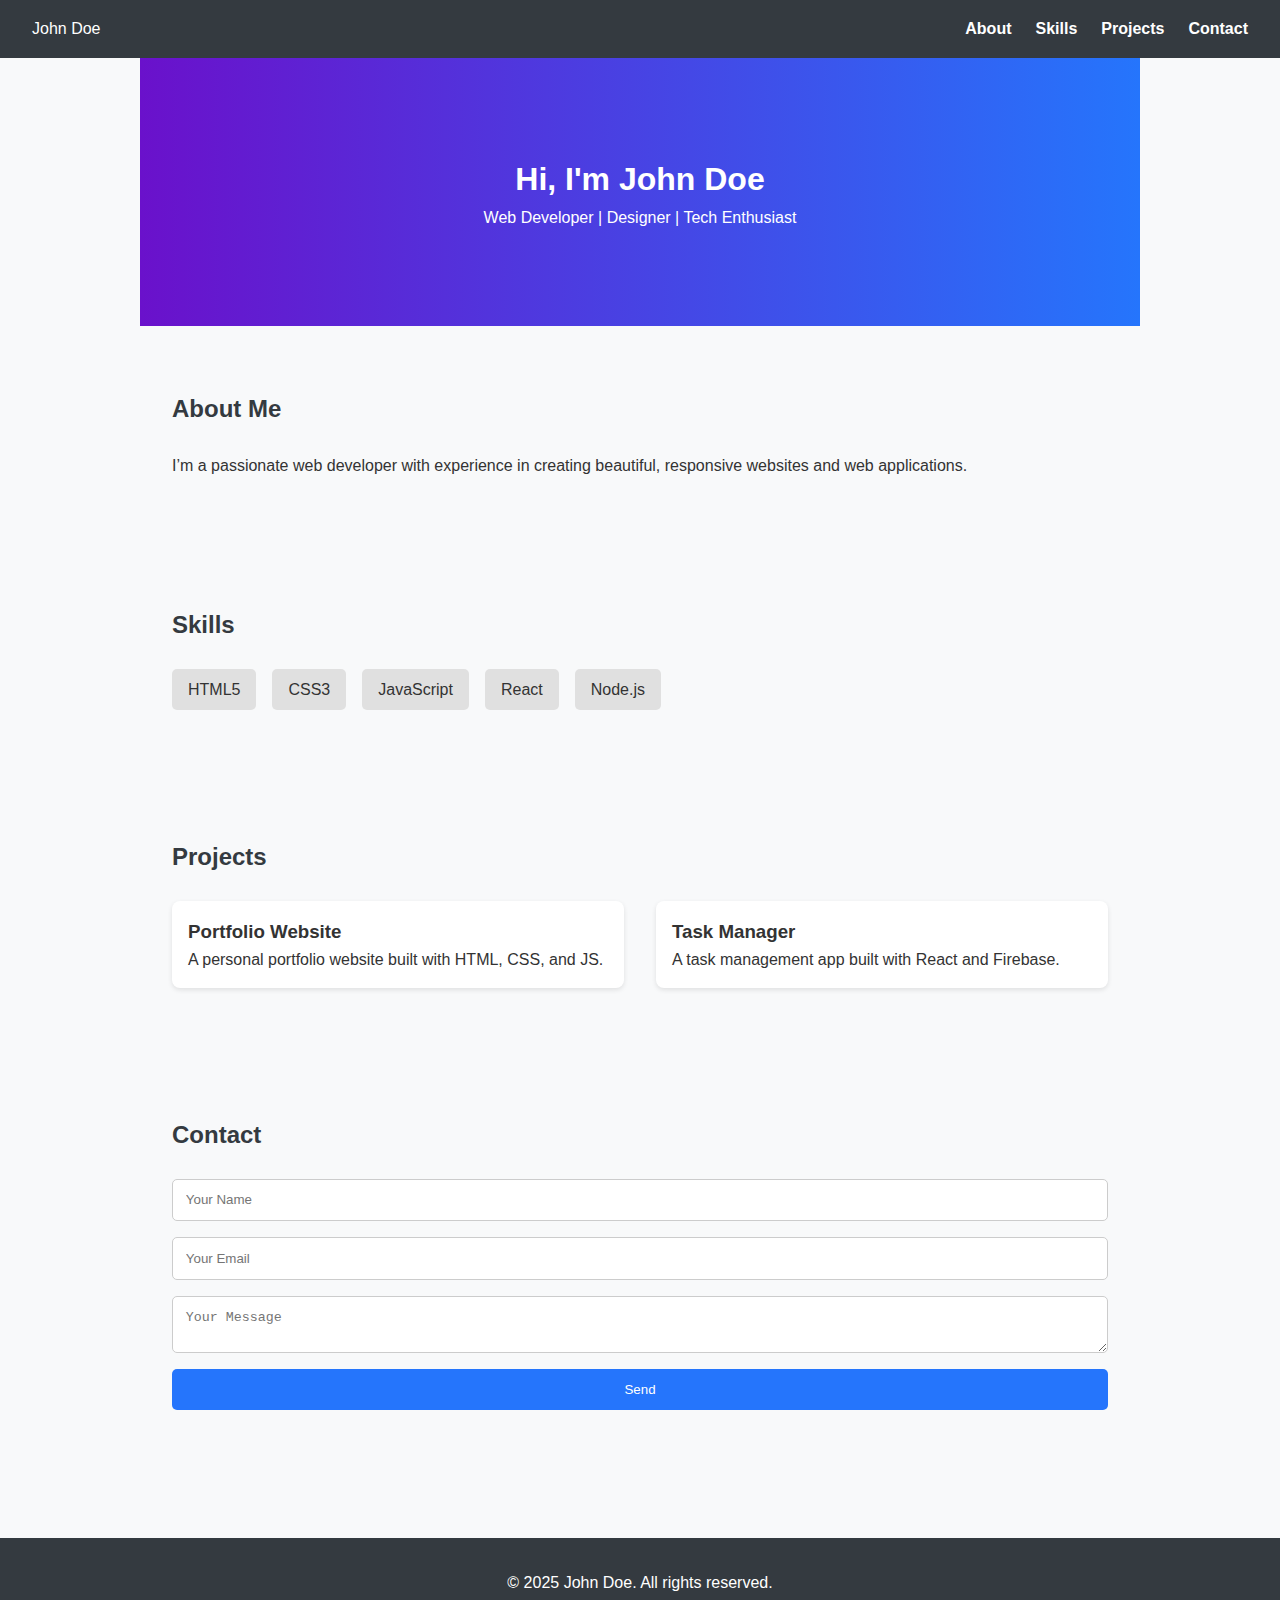
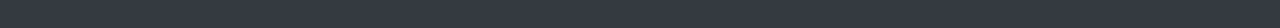
<file: index.html>
<!DOCTYPE html>
<html lang="en">
<head>
  <meta charset="UTF-8" />
  <meta name="viewport" content="width=device-width, initial-scale=1.0"/>
  <title>Aniket Nikam | Resume</title>
  <link rel="stylesheet" href="style.css" />
</head>
<body>
  <header>
    <nav>
      <div class="logo">John Doe</div>
      <ul class="nav-links">
        <li><a href="#about">About</a></li>
        <li><a href="#skills">Skills</a></li>
        <li><a href="#projects">Projects</a></li>
        <li><a href="#contact">Contact</a></li>
      </ul>
      <div class="menu-toggle" onclick="toggleMenu()">☰</div>
    </nav>
  </header>

  <section class="hero">
    <h1>Hi, I'm John Doe</h1>
    <p>Web Developer | Designer | Tech Enthusiast</p>
  </section>

  <section id="about">
    <h2>About Me</h2>
    <p>I’m a passionate web developer with experience in creating beautiful, responsive websites and web applications.</p>
  </section>

  <section id="skills">
    <h2>Skills</h2>
    <ul class="skills-list">
      <li>HTML5</li>
      <li>CSS3</li>
      <li>JavaScript</li>
      <li>React</li>
      <li>Node.js</li>
    </ul>
  </section>

  <section id="projects">
    <h2>Projects</h2>
    <div class="project-grid">
      <div class="project-card">
        <h3>Portfolio Website</h3>
        <p>A personal portfolio website built with HTML, CSS, and JS.</p>
      </div>
      <div class="project-card">
        <h3>Task Manager</h3>
        <p>A task management app built with React and Firebase.</p>
      </div>
    </div>
  </section>

  <section id="contact">
    <h2>Contact</h2>
    <form>
      <input type="text" placeholder="Your Name" required/>
      <input type="email" placeholder="Your Email" required/>
      <textarea placeholder="Your Message" required></textarea>
      <button type="submit">Send</button>
    </form>
  </section>

  <footer>
    <p>© 2025 John Doe. All rights reserved.</p>
  </footer>

  <script src="script.js"></script>
</body>
</html>
</file>
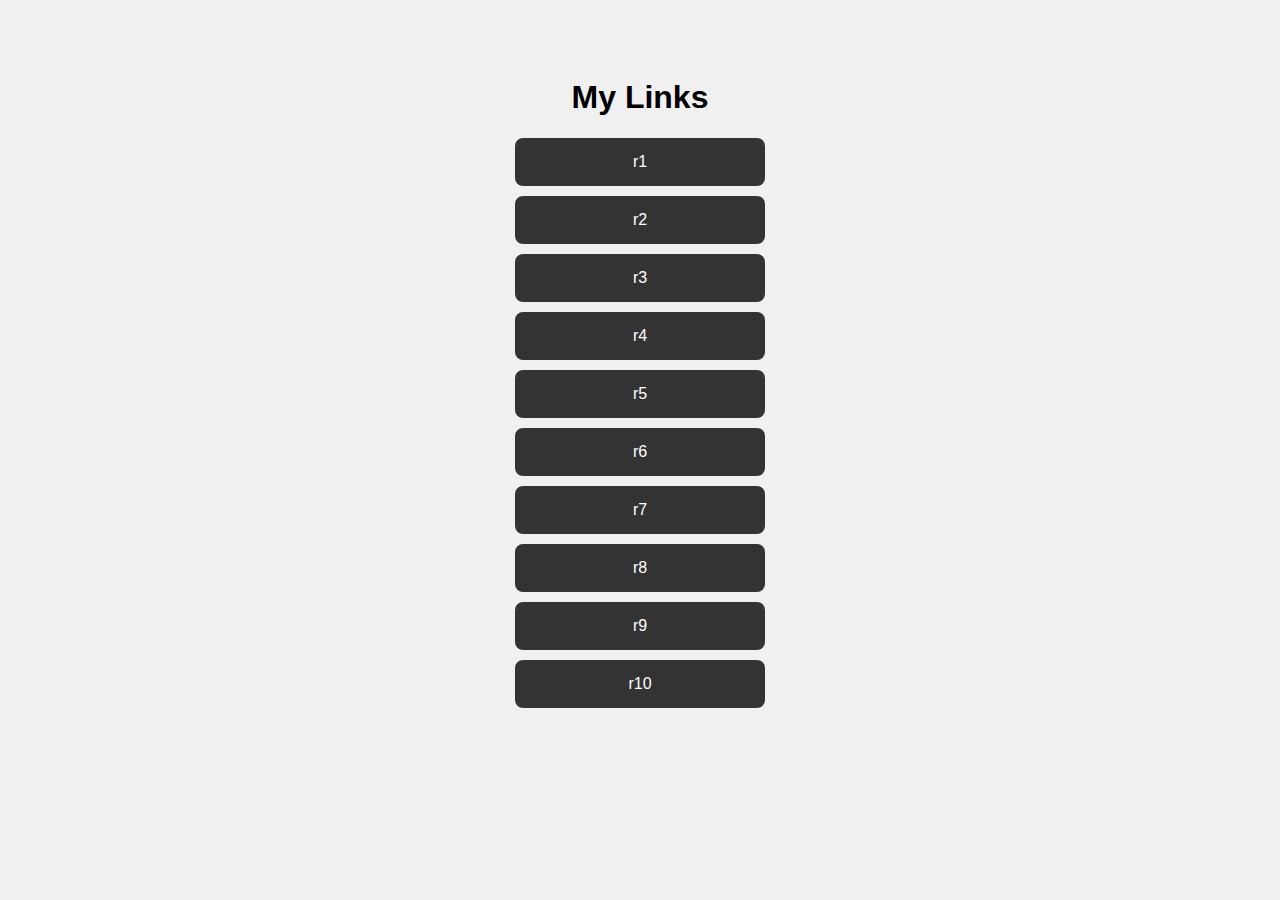
<file: !DOCTYPE .html>
<!DOCTYPE html>
<html lang="en">
<head>
  <meta charset="UTF-8">
  <title>Link in Bio</title>
  <style>
    body {
      font-family: Arial, sans-serif;
      text-align: center;
      background: #f0f0f0;
      padding: 50px;
    }
    .link-button {
      display: block;
      margin: 10px auto;
      padding: 15px 25px;
      width: 200px;
      background-color: #333;
      color: white;
      text-decoration: none;
      border-radius: 8px;
      transition: background-color 0.3s;
    }
    .link-button:hover {
      background-color: #555;
    }
  </style>
</head>
<body>

  <h1>My Links</h1>

  <a href="https://example.com/r1" class="link-button">r1</a>
  <a href="https://example.com/r2" class="link-button">r2</a>
  <a href="https://example.com/r3" class="link-button">r3</a>
  <a href="https://example.com/r4" class="link-button">r4</a>
  <a href="https://example.com/r5" class="link-button">r5</a>
  <a href="https://example.com/r6" class="link-button">r6</a>
  <a href="https://example.com/r7" class="link-button">r7</a>
  <a href="https://example.com/r8" class="link-button">r8</a>
  <a href="https://example.com/r9" class="link-button">r9</a>
  <a href="https://example.com/r10" class="link-button">r10</a>

</body>
</html>
</file>
<file: style.css>
* {
  margin: 0;
  padding: 0;
  box-sizing: border-box;
}

body {
  font-family: 'Segoe UI', sans-serif;
  line-height: 1.6;
  color: #333;
  background: #f8f9fa;
}

header {
  background: #343a40;
  color: white;
  padding: 1rem 2rem;
  position: sticky;
  top: 0;
  z-index: 1000;
}

nav {
  display: flex;
  justify-content: space-between;
  align-items: center;
}

.nav-links {
  list-style: none;
  display: flex;
  gap: 1.5rem;
}

.nav-links li a {
  color: white;
  text-decoration: none;
  font-weight: bold;
}

.menu-toggle {
  display: none;
  font-size: 1.5rem;
  cursor: pointer;
}

.hero {
  background: linear-gradient(to right, #6a11cb, #2575fc);
  color: white;
  text-align: center;
  padding: 6rem 2rem;
}

section {
  padding: 4rem 2rem;
  max-width: 1000px;
  margin: auto;
}

h2 {
  margin-bottom: 1.5rem;
  color: #343a40;
}

.skills-list {
  display: flex;
  flex-wrap: wrap;
  gap: 1rem;
  list-style: none;
}

.skills-list li {
  background: #e0e0e0;
  padding: 0.5rem 1rem;
  border-radius: 5px;
}

.project-grid {
  display: grid;
  grid-template-columns: repeat(auto-fit, minmax(250px, 1fr));
  gap: 2rem;
}

.project-card {
  background: white;
  padding: 1rem;
  border-radius: 8px;
  box-shadow: 0 2px 5px rgba(0,0,0,0.1);
}

form {
  display: flex;
  flex-direction: column;
  gap: 1rem;
}

input, textarea {
  padding: 0.8rem;
  border: 1px solid #ccc;
  border-radius: 5px;
  width: 100%;
}

button {
  padding: 0.8rem;
  background: #2575fc;
  color: white;
  border: none;
  border-radius: 5px;
  cursor: pointer;
}

footer {
  text-align: center;
  padding: 2rem;
  background: #343a40;
  color: white;
  margin-top: 4rem;
}

/* Responsive */
@media (max-width: 768px) {
  .nav-links {
    display: none;
    flex-direction: column;
    background: #343a40;
    position: absolute;
    top: 60px;
    right: 20px;
    padding: 1rem;
    border-radius: 8px;
  }

  .nav-links.active {
    display: flex;
  }

  .menu-toggle {
    display: block;
  }
}
</file>
